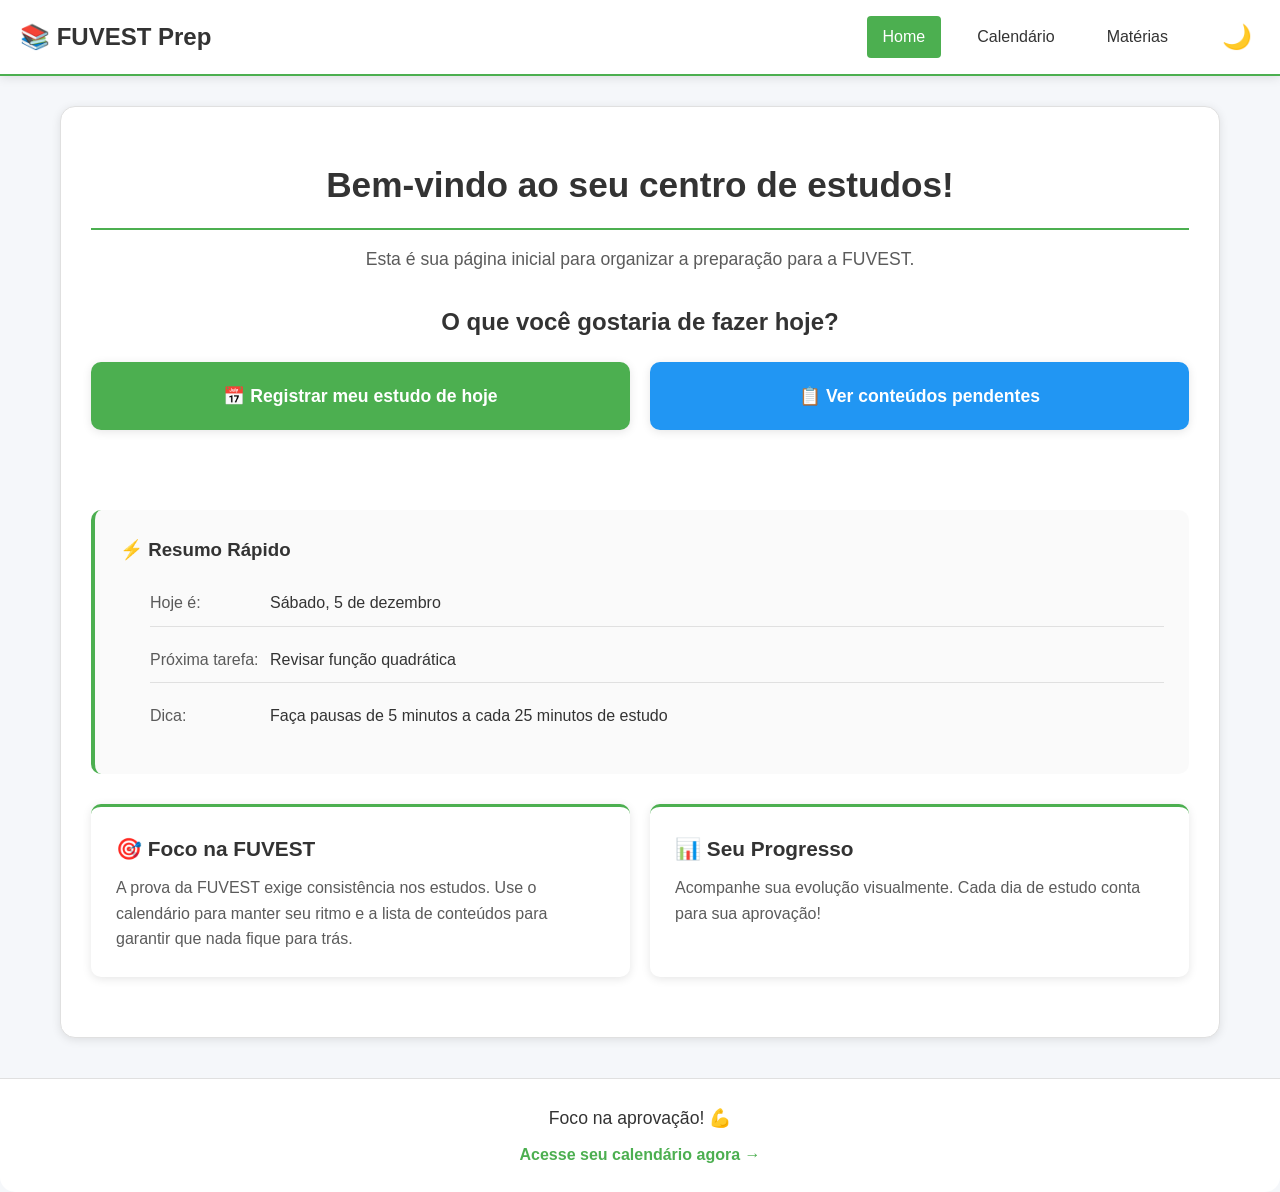
<file: index.html>
<!DOCTYPE html>
<html lang="pt-br">
<head>
    <meta charset="UTF-8">
    <meta name="viewport" content="width=device-width, initial-scale=1.0">
    <title>Meus Estudos FUVEST</title>
    <link rel="stylesheet" href="style.css">
</head>
<body>
    <!-- MENU SUPERIOR -->
    <header class="header-nav">
        <div class="logo">
            📚 FUVEST Prep
        </div>
        <nav class="nav-links">
            <a href="index.html" class="nav-link active">Home</a>
            <a href="calendario.html" class="nav-link">Calendário</a>
            <a href="conteudos.html" class="nav-link">Matérias</a>
        </nav>
    </header>

    <!-- CONTEÚDO CENTRAL -->
    <main class="main-container">
        <div class="content-box">
            <!-- HERO SECTION -->
            <section class="hero">
                <h1 class="titulo-principal">Bem-vindo ao seu centro de estudos!</h1>
                <p class="subtitulo">Esta é sua página inicial para organizar a preparação para a FUVEST.</p>
                
                <div class="acoes-rapidas">
                    <h2 class="titulo-acoes">O que você gostaria de fazer hoje?</h2>
                    
                    <div class="botoes-container">
                        <div class="botao-wrapper">
                            <a href="calendario.html" class="botao-acao botao-calendario">
                                📅 Registrar meu estudo de hoje
                            </a>
                        </div>
                        
                        <div class="botao-wrapper">
                            <a href="conteudos.html" class="botao-acao botao-conteudos">
                                📋 Ver conteúdos pendentes
                            </a>
                        </div>
                    </div>
                </div>
            </section>

            <!-- RESUMO RÁPIDO -->
            <section class="resumo-rapido">
                <h3 class="titulo-resumo">⚡ Resumo Rápido</h3>
                <ul class="lista-resumo">
                    <li class="item-resumo">
                        <strong class="label-resumo">Hoje é:</strong> 
                        <span id="hoje" class="valor-resumo"></span>
                    </li>
                    <li class="item-resumo">
                        <strong class="label-resumo">Próxima tarefa:</strong> 
                        <span class="valor-resumo">Revisar função quadrática</span>
                    </li>
                    <li class="item-resumo">
                        <strong class="label-resumo">Dica:</strong> 
                        <span class="valor-resumo">Faça pausas de 5 minutos a cada 25 minutos de estudo</span>
                    </li>
                </ul>
            </section>

            <!-- SEÇÃO DE DESTAQUE -->
            <section class="destaque">
                <div class="card-destaque">
                    <h3 class="titulo-destaque">🎯 Foco na FUVEST</h3>
                    <p class="texto-destaque">A prova da FUVEST exige consistência nos estudos. Use o calendário para manter seu ritmo e a lista de conteúdos para garantir que nada fique para trás.</p>
                </div>
                
                <div class="card-destaque">
                    <h3 class="titulo-destaque">📊 Seu Progresso</h3>
                    <p class="texto-destaque">Acompanhe sua evolução visualmente. Cada dia de estudo conta para sua aprovação!</p>
                </div>
            </section>
        </div>
    </main>

    <!-- RODAPÉ -->
    <footer class="rodape">
        <p class="mensagem-rodape">Foco na aprovação! 💪</p>
        <p class="link-rodape">
            <a href="calendario.html" class="link-acao">Acesse seu calendário agora →</a>
        </p>
    </footer>

    <script>
        // Data atual
        const hoje = new Date();
        const formatado = hoje.toLocaleDateString('pt-BR', { 
            weekday: 'long', 
            day: 'numeric', 
            month: 'long' 
        });
        document.getElementById('hoje').textContent = formatado.charAt(0).toUpperCase() + formatado.slice(1);
        
        // Alternar tema
    const themeToggle = document.createElement('button');
    themeToggle.className = 'theme-toggle';
    themeToggle.innerHTML = '🌙';
    themeToggle.title = 'Alternar tema claro/escuro';
    
    document.querySelector('.nav-links').appendChild(themeToggle);
    
    // Verificar tema salvo ou preferência do sistema
    const prefersDark = window.matchMedia('(prefers-color-scheme: dark)');
    const savedTheme = localStorage.getItem('theme') || 
                      (prefersDark.matches ? 'dark' : 'light');
    
    document.documentElement.setAttribute('data-theme', savedTheme);
    themeToggle.innerHTML = savedTheme === 'dark' ? '☀️' : '🌙';
    
    // Alternar tema ao clicar
    themeToggle.addEventListener('click', () => {
        const currentTheme = document.documentElement.getAttribute('data-theme');
        const newTheme = currentTheme === 'dark' ? 'light' : 'dark';
        
        document.documentElement.setAttribute('data-theme', newTheme);
        themeToggle.innerHTML = newTheme === 'dark' ? '☀️' : '🌙';
        localStorage.setItem('theme', newTheme);
    });
    
    // Atualizar tema quando a preferência do sistema mudar
    prefersDark.addEventListener('change', (e) => {
        if (!localStorage.getItem('theme')) {
            const newTheme = e.matches ? 'dark' : 'light';
            document.documentElement.setAttribute('data-theme', newTheme);
            themeToggle.innerHTML = newTheme === 'dark' ? '☀️' : '🌙';
        }
    });

    </script>
</body>
</html>
</file>
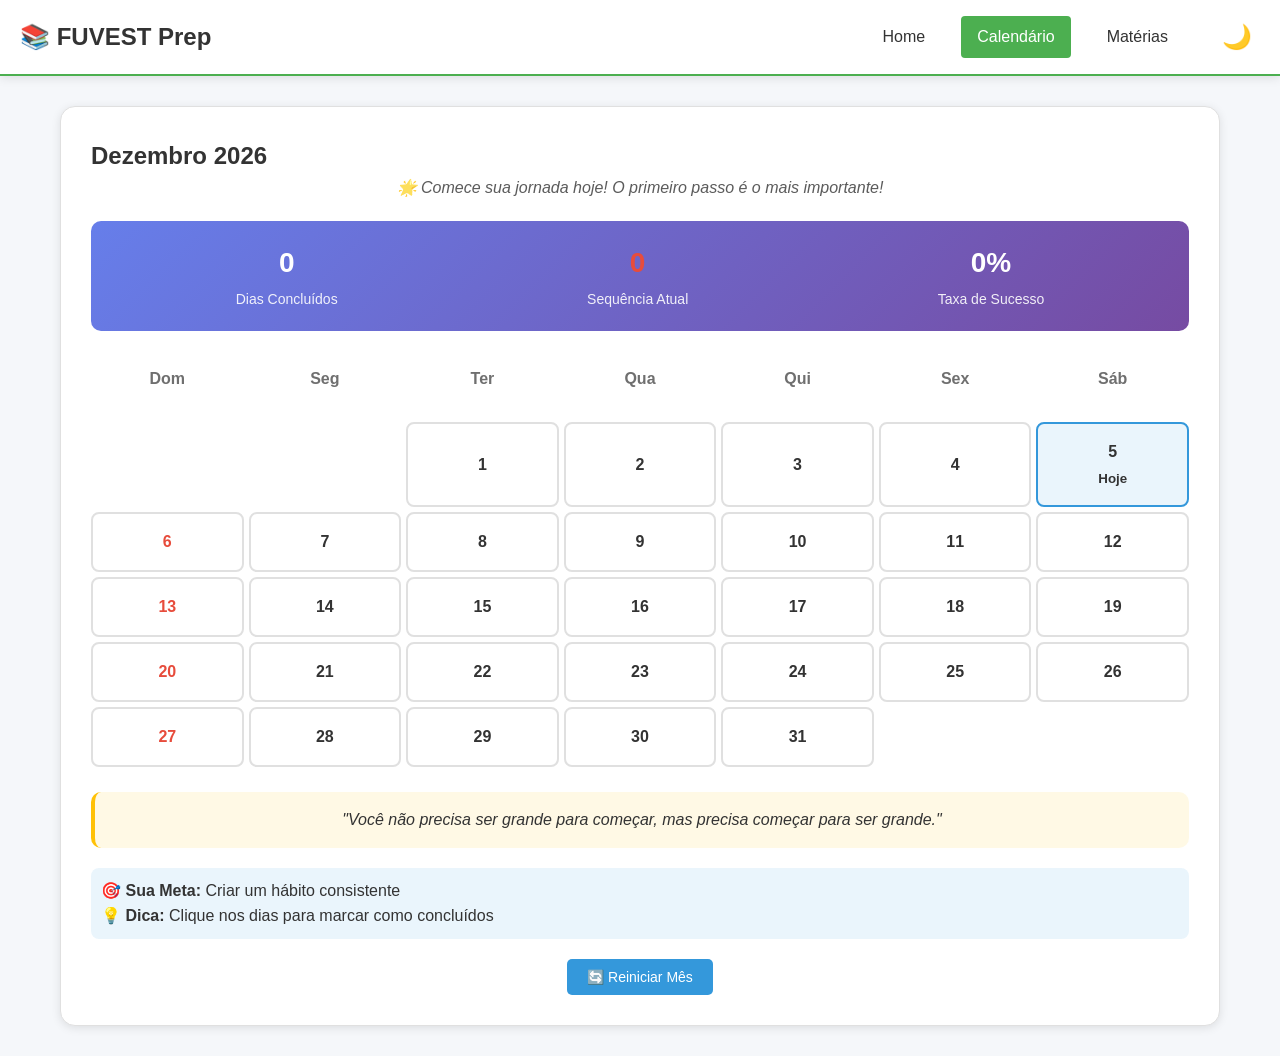
<file: calendario.html>
<!DOCTYPE html>
<html lang="pt-br">
<head>
    <meta charset="UTF-8">
    <meta name="viewport" content="width=device-width, initial-scale=1.0">
    <title>FUVEST Prep - Calendário</title>
    <link rel="stylesheet" href="style.css">
</head>
<body>
    <!-- CABEÇALHO DE NAVEGAÇÃO -->
    <header class="header-nav">
        <div class="logo">
            📚 FUVEST Prep
        </div>
        <nav class="nav-links">
            <a href="index.html" class="nav-link">Home</a>
            <a href="calendario.html" class="nav-link active">Calendário</a>
            <a href="conteudos.html" class="nav-link">Matérias</a>
            
        </nav>
    </header>

    <!-- CONTAINER PRINCIPAL -->
    <main class="main-container">
        <div class="content-box">
            <h2 id="titulo"></h2>
            
            <div id="mensagem-motivacional">
                <!-- Mensagem motivacional será atualizada pelo JavaScript -->
            </div>
            
            <div id="info-progresso">
                <div class="stat-box">
                    <span id="dias-marcados">0</span>
                    <small>Dias Concluídos</small>
                </div>
                <div class="stat-box">
                    <span id="sequencia-atual" class="sequencia">0</span>
                    <small>Sequência Atual</small>
                </div>
                <div class="stat-box">
                    <span id="taxa-sucesso">0%</span>
                    <small>Taxa de Sucesso</small>
                </div>
            </div>
            
            <div class="dias-semana">
                <div class="dia-semana">Dom</div>
                <div class="dia-semana">Seg</div>
                <div class="dia-semana">Ter</div>
                <div class="dia-semana">Qua</div>
                <div class="dia-semana">Qui</div>
                <div class="dia-semana">Sex</div>
                <div class="dia-semana">Sáb</div>
            </div>
            
            <div id="calendario"></div>
            
            <div id="feedback" class="feedback-message"></div>
            
            <div id="frase-dia" class="frase-dia-box">
                "A consistência é a chave para transformar objetivos em realidade."
            </div>
            
            <div id="meta-info" class="meta-info-box">
                <p>🎯 <strong>Sua Meta:</strong> Criar um hábito consistente</p>
                <p>💡 <strong>Dica:</strong> Clique nos dias para marcar como concluídos</p>
            </div>
            
            <button class="reset-button" onclick="resetarCalendario()">🔄 Reiniciar Mês</button>
        </div>
    </main>

    <script>
        const hoje = new Date();
        const ano = hoje.getFullYear();
        const mes = hoje.getMonth();
        const diaHoje = hoje.getDate();

        const titulo = document.getElementById("titulo");
        const calendario = document.getElementById("calendario");
        const diasMarcadosEl = document.getElementById("dias-marcados");
        const sequenciaAtualEl = document.getElementById("sequencia-atual");
        const taxaSucessoEl = document.getElementById("taxa-sucesso");
        const mensagemMotivacional = document.getElementById("mensagem-motivacional");
        const feedbackEl = document.getElementById("feedback");
        const fraseDia = document.getElementById("frase-dia");

        // Frases motivacionais
        const frasesMotivacionais = [
            "Cada dia marcado é um passo em direção ao seu objetivo!",
            "Consistência transforma sonhos em realidade!",
            "Um dia de cada vez, você está construindo algo incrível!",
            "Não é sobre perfeição, é sobre progresso!",
            "Cada X no calendário conta sua história de superação!",
            "Continue assim! Você está mais forte do que imagina!",
            "Pequenos passos diários levam a grandes conquistas!",
            "Você não está apenas marcando dias, está criando um hábito!"
        ];

        const frasesConquista = [
            "🎉 Excelente! Mais um dia conquistado!",
            "💪 Você está arrasando! Continue assim!",
            "✨ Incrível! Seu comprometimento inspira!",
            "🏆 Vitória! Mais um passo na direção certa!",
            "🔥 Fogo na roupa! Você está imparável!",
            "🌟 Brilhante! Sua dedicação está dando frutos!",
            "🚀 Decolando! Seu progresso é notável!",
            "💎 Diamante sendo lapidado! Continue polindo!"
        ];

        const frasesDoDia = [
            "A disciplina é a ponte entre metas e realizações.",
            "Grandes coisas nunca vêm de zonas de conforto.",
            "O sucesso é a soma de pequenos esforços repetidos dia após dia.",
            "Não espere por condições perfeitas. Comece de onde você está.",
            "A consistência é o que transforma o comum em extraordinário.",
            "Cada dia é uma nova oportunidade para ser melhor que ontem.",
            "O progresso acontece fora da sua zona de conforto.",
            "Você não precisa ser grande para começar, mas precisa começar para ser grande."
        ];

        // Escolhe frase do dia aleatória
        fraseDia.textContent = `"${frasesDoDia[Math.floor(Math.random() * frasesDoDia.length)]}"`;

        const nomesMeses = [
            "Janeiro", "Fevereiro", "Março", "Abril",
            "Maio", "Junho", "Julho", "Agosto",
            "Setembro", "Outubro", "Novembro", "Dezembro"
        ];

        titulo.textContent = nomesMeses[mes] + " " + ano;

        const totalDias = new Date(ano, mes + 1, 0).getDate();
        const primeiroDiaSemana = new Date(ano, mes, 1).getDay();

        let diasMarcados = 0;
        let maiorSequencia = 0;
        let sequenciaAtual = 0;

        // Atualiza estatísticas
        function atualizarEstatisticas() {
            diasMarcados = 0;
            sequenciaAtual = 0;
            maiorSequencia = 0;
            let tempSequencia = 0;
            
            for (let dia = 1; dia <= totalDias; dia++) {
                const chave = `${ano}-${mes}-${dia}`;
                if (localStorage.getItem(chave) === "true") {
                    diasMarcados++;
                    tempSequencia++;
                    sequenciaAtual = tempSequencia;
                    if (tempSequencia > maiorSequencia) {
                        maiorSequencia = tempSequencia;
                    }
                } else {
                    tempSequencia = 0;
                }
            }
            
            diasMarcadosEl.textContent = diasMarcados;
            sequenciaAtualEl.textContent = sequenciaAtual;
            
            // Adiciona animação para sequências longas
            if (sequenciaAtual >= 3) {
                sequenciaAtualEl.classList.add('sequencia-longa');
            } else {
                sequenciaAtualEl.classList.remove('sequencia-longa');
            }
            
            // Calcula taxa de sucesso
            const taxaSucesso = Math.round((diasMarcados / diaHoje) * 100);
            taxaSucessoEl.textContent = (taxaSucesso > 100 ? 100 : taxaSucesso) + "%";
            
            // Atualiza mensagem motivacional
            atualizarMensagemMotivacional();
        }

        // Atualiza mensagem motivacional baseada no progresso
        function atualizarMensagemMotivacional() {
            let mensagem;
            
            if (diasMarcados === 0) {
                mensagem = "🌟 Comece sua jornada hoje! O primeiro passo é o mais importante!";
            } else if (diasMarcados === 1) {
                mensagem = "🎯 Ótimo começo! Um dia de cada vez você chega lá!";
            } else if (diasMarcados < 5) {
                mensagem = "🔥 Continue assim! Você está criando impulso!";
            } else if (sequenciaAtual >= 7) {
                mensagem = "🚀 Uma semana completa! Você está formando um hábito sólido!";
            } else if (taxaSucessoEl.textContent === "100%") {
                mensagem = "🏆 Perfeição! Você está 100% neste mês!";
            } else {
                mensagem = frasesMotivacionais[Math.floor(Math.random() * frasesMotivacionais.length)];
            }
            
            mensagemMotivacional.textContent = mensagem;
        }

        // Mostra feedback temporário
        function mostrarFeedback(mensagem) {
            feedbackEl.textContent = mensagem;
            feedbackEl.style.display = 'block';
            feedbackEl.style.backgroundColor = '#d4edda';
            feedbackEl.style.color = '#155724';
            
            setTimeout(() => {
                feedbackEl.style.display = 'none';
            }, 3000);
        }

        // Cria o calendário
        function criarCalendario() {
            calendario.innerHTML = '';
            
            // Preenche dias vazios no início do mês
            for (let i = 0; i < primeiroDiaSemana; i++) {
                const divVazia = document.createElement("div");
                divVazia.classList.add("dia-vazio");
                calendario.appendChild(divVazia);
            }
            
            for (let dia = 1; dia <= totalDias; dia++) {
                const div = document.createElement("div");
                div.classList.add("dia");
                div.textContent = dia;
                
                // Adiciona classe para domingos
                const diaSemana = new Date(ano, mes, dia).getDay();
                if (diaSemana === 0) {
                    div.classList.add("domingo");
                }
                
                // Destaca o dia de hoje
                if (dia === diaHoje) {
                    div.classList.add("hoje");
                    div.innerHTML = `<strong>${dia}<br><small>Hoje</small></strong>`;
                }
                
                const chave = `${ano}-${mes}-${dia}`;
                
                // Verifica se o dia já foi marcado
                if (localStorage.getItem(chave) === "true") {
                    div.classList.add("marcado");
                }
                
                // Adiciona evento de clique
                div.addEventListener("click", function() {
                    const estavaMarcado = div.classList.contains("marcado");
                    
                    div.classList.toggle("marcado");
                    
                    if (div.classList.contains("marcado")) {
                        localStorage.setItem(chave, "true");
                        if (!estavaMarcado) {
                            mostrarFeedback(frasesConquista[Math.floor(Math.random() * frasesConquista.length)]);
                        }
                    } else {
                        localStorage.removeItem(chave);
                        mostrarFeedback("⚡ Dia desmarcado. Sem problemas, você pode tentar novamente amanhã!");
                    }
                    
                    atualizarEstatisticas();
                });
                
                calendario.appendChild(div);
            }
            
            // Atualiza estatísticas iniciais
            atualizarEstatisticas();
        }

        // Função para resetar o calendário
        function resetarCalendario() {
            if (confirm("Tem certeza que deseja reiniciar todo o progresso deste mês?")) {
                // Remove todos os dias marcados deste mês
                for (let dia = 1; dia <= totalDias; dia++) {
                    const chave = `${ano}-${mes}-${dia}`;
                    localStorage.removeItem(chave);
                }
                
                // Recria o calendário
                criarCalendario();
                
                // Mostra mensagem de recomeço
                mensagemMotivacional.textContent = "🔄 Novo começo! Dessa vez você vai ainda mais longe!";
                mostrarFeedback("Calendário reiniciado com sucesso! Hora de começar uma nova jornada!");
            }
        }

        // Inicializa o calendário
        criarCalendario();

        // Atualiza frase do dia periodicamente
        setInterval(() => {
            fraseDia.textContent = `"${frasesDoDia[Math.floor(Math.random() * frasesDoDia.length)]}"`;
        }, 30000);

        // Alternar tema
    const themeToggle = document.createElement('button');
    themeToggle.className = 'theme-toggle';
    themeToggle.innerHTML = '🌙';
    themeToggle.title = 'Alternar tema claro/escuro';
    
    document.querySelector('.nav-links').appendChild(themeToggle);
    
    // Verificar tema salvo ou preferência do sistema
    const prefersDark = window.matchMedia('(prefers-color-scheme: dark)');
    const savedTheme = localStorage.getItem('theme') || 
                      (prefersDark.matches ? 'dark' : 'light');
    
    document.documentElement.setAttribute('data-theme', savedTheme);
    themeToggle.innerHTML = savedTheme === 'dark' ? '☀️' : '🌙';
    
    // Alternar tema ao clicar
    themeToggle.addEventListener('click', () => {
        const currentTheme = document.documentElement.getAttribute('data-theme');
        const newTheme = currentTheme === 'dark' ? 'light' : 'dark';
        
        document.documentElement.setAttribute('data-theme', newTheme);
        themeToggle.innerHTML = newTheme === 'dark' ? '☀️' : '🌙';
        localStorage.setItem('theme', newTheme);
    });
    
    // Atualizar tema quando a preferência do sistema mudar
    prefersDark.addEventListener('change', (e) => {
        if (!localStorage.getItem('theme')) {
            const newTheme = e.matches ? 'dark' : 'light';
            document.documentElement.setAttribute('data-theme', newTheme);
            themeToggle.innerHTML = newTheme === 'dark' ? '☀️' : '🌙';
        }
    });

    </script>
</body>
</html>
</file>
<file: style.css>
/* ============================================
   RESET E CONFIGURAÇÕES GERAIS
   ============================================ */
:root {
    /* Cores modo claro */
    --bg-color: #f5f7fa;
    --text-color: #333;
    --card-bg: white;
    --header-bg: white;
    --border-color: #e0e0e0;
    --primary-color: #4CAF50;
    --primary-hover: #45a049;
    --secondary-color: #2196F3;
    --accent-color: #667eea;
    --accent-gradient: linear-gradient(135deg, #667eea 0%, #764ba2 100%);
    --shadow: 0 2px 10px rgba(0, 0, 0, 0.1);
    --shadow-hover: 0 5px 15px rgba(0, 0, 0, 0.12);
    --success-color: #2e7d32;
    --warning-color: #ffc107;
    --danger-color: #e74c3c;
    --info-color: #3498db;
}

[data-theme="dark"] {
    /* Cores modo escuro */
    --bg-color: #1a1a1a;
    --text-color: #e0e0e0;
    --card-bg: #2d2d2d;
    --header-bg: #2d2d2d;
    --border-color: #404040;
    --primary-color: #4CAF50;
    --primary-hover: #45a049;
    --secondary-color: #2196F3;
    --accent-color: #7c93f5;
    --accent-gradient: linear-gradient(135deg, #7c93f5 0%, #8a4fb3 100%);
    --shadow: 0 2px 10px rgba(0, 0, 0, 0.3);
    --shadow-hover: 0 5px 15px rgba(0, 0, 0, 0.4);
    --success-color: #4caf50;
    --warning-color: #ffb74d;
    --danger-color: #ef5350;
    --info-color: #42a5f5;
}

* {
    margin: 0;
    padding: 0;
    box-sizing: border-box;
    font-family: 'Segoe UI', Tahoma, Geneva, Verdana, sans-serif;
    transition: background-color 0.3s ease, color 0.3s ease, border-color 0.3s ease;
}

body {
    background-color: var(--bg-color);
    color: var(--text-color);
    line-height: 1.6;
    padding: 0;
    min-height: 100vh;
}

/* ============================================
   CABEÇALHO DE NAVEGAÇÃO
   ============================================ */
.header-nav {
    background-color: var(--header-bg);
    border-bottom: 2px solid var(--primary-color);
    box-shadow: var(--shadow);
    padding: 15px 20px;
    position: sticky;
    top: 0;
    z-index: 1000;
    display: flex;
    justify-content: space-between;
    align-items: center;
}

.logo {
    font-size: 24px;
    font-weight: bold;
    color: var(--text-color);
}

/* Botão de alternar tema */
.theme-toggle {
    background: none;
    border: none;
    cursor: pointer;
    font-size: 24px;
    padding: 8px;
    border-radius: 50%;
    display: flex;
    align-items: center;
    justify-content: center;
    margin-left: 10px;
    color: var(--text-color);
}

.theme-toggle:hover {
    background-color: rgba(0, 0, 0, 0.1);
}

[data-theme="dark"] .theme-toggle:hover {
    background-color: rgba(255, 255, 255, 0.1);
}

.nav-links {
    display: flex;
    gap: 20px;
    align-items: center;
}

.nav-link {
    text-decoration: none;
    color: var(--text-color);
    font-weight: 500;
    padding: 8px 16px;
    border-radius: 4px;
    transition: all 0.3s ease;
}

.nav-link:hover {
    background-color: rgba(0, 0, 0, 0.05);
}

[data-theme="dark"] .nav-link:hover {
    background-color: rgba(255, 255, 255, 0.1);
}

.nav-link.active {
    background-color: var(--primary-color);
    color: white;
}

/* ============================================
   CONTAINER PRINCIPAL
   ============================================ */
.main-container {
    max-width: 1200px;
    margin: 30px auto;
    padding: 0 20px;
}

.content-box {
    background-color: var(--card-bg);
    border-radius: 15px;
    padding: 30px;
    box-shadow: var(--shadow);
    margin-bottom: 30px;
    border: 1px solid var(--border-color);
}

/* ============================================
   PÁGINA DE CONTEÚDOS
   ============================================ */
h1 {
    color: var(--text-color);
    text-align: center;
    margin-bottom: 30px;
    padding-bottom: 15px;
    border-bottom: 2px solid var(--primary-color);
}

details {
    background: var(--card-bg);
    border-radius: 10px;
    margin-bottom: 15px;
    box-shadow: var(--shadow);
    overflow: hidden;
    border: 1px solid var(--border-color);
}

details:hover {
    box-shadow: var(--shadow-hover);
}

details[open] {
    background-color: rgba(0, 0, 0, 0.02);
}

[data-theme="dark"] details[open] {
    background-color: rgba(255, 255, 255, 0.02);
}

summary {
    padding: 20px;
    font-size: 1.2rem;
    font-weight: 600;
    cursor: pointer;
    color: var(--text-color);
    background-color: rgba(76, 175, 80, 0.1);
    border-left: 4px solid var(--primary-color);
    display: flex;
    align-items: center;
    gap: 10px;
}

summary:hover {
    background-color: rgba(76, 175, 80, 0.15);
}

ol {
    padding-left: 40px;
    margin: 20px 0;
}

li {
    margin-bottom: 10px;
    padding: 8px 0;
    border-bottom: 1px solid var(--border-color);
}

li:last-child {
    border-bottom: none;
}

ul {
    padding-left: 30px;
    margin: 10px 0;
}

ul li {
    border-bottom: 1px dotted var(--border-color);
}

/* Checkboxes */
label {
    display: flex;
    align-items: center;
    cursor: pointer;
    padding: 5px 0;
    border-radius: 4px;
    padding-left: 10px;
}

label:hover {
    background-color: rgba(0, 0, 0, 0.05);
}

[data-theme="dark"] label:hover {
    background-color: rgba(255, 255, 255, 0.05);
}

input[type="checkbox"] {
    width: 18px;
    height: 18px;
    margin-right: 12px;
    cursor: pointer;
    accent-color: var(--primary-color);
}

input[type="checkbox"]:checked + label {
    color: var(--success-color);
    font-weight: 500;
}

/* ============================================
   CALENDÁRIO
   ============================================ */
#mensagem-motivacional {
    color: var(--text-color);
    opacity: 0.8;
    font-style: italic;
    margin-bottom: 20px;
    text-align: center;
}

#info-progresso {
    background: var(--accent-gradient);
    color: white;
    padding: 20px;
    border-radius: 10px;
    margin-bottom: 25px;
    display: flex;
    justify-content: space-around;
}

.stat-box {
    text-align: center;
}

#info-progresso span {
    font-size: 28px;
    font-weight: bold;
    display: block;
}

#info-progresso small {
    font-size: 14px;
    opacity: 0.9;
}

.dias-semana {
    display: grid;
    grid-template-columns: repeat(7, 1fr);
    gap: 5px;
    margin-bottom: 15px;
    font-weight: bold;
    color: var(--text-color);
    opacity: 0.7;
}

.dia-semana {
    padding: 10px;
    text-align: center;
}

#calendario {
    display: grid;
    grid-template-columns: repeat(7, 1fr);
    gap: 5px;
    margin: 20px auto;
}

.dia {
    padding: 15px;
    border: 2px solid var(--border-color);
    cursor: pointer;
    border-radius: 8px;
    position: relative;
    font-weight: bold;
    text-align: center;
    min-height: 60px;
    display: flex;
    align-items: center;
    justify-content: center;
    background-color: var(--card-bg);
}

.dia:hover {
    background-color: rgba(0, 0, 0, 0.05);
    transform: translateY(-2px);
}

[data-theme="dark"] .dia:hover {
    background-color: rgba(255, 255, 255, 0.05);
}

.domingo {
    color: var(--danger-color);
}

.hoje {
    border-color: var(--info-color);
    background-color: rgba(52, 152, 219, 0.1);
}

.marcado {
    background: linear-gradient(135deg, var(--primary-color), var(--success-color));
    color: white;
    border-color: var(--primary-color);
}

.marcado::after {
    content: "✓";
    position: absolute;
    top: 3px;
    right: 5px;
    font-weight: bold;
    font-size: 12px;
}

.dia-vazio {
    visibility: hidden;
}

/* ============================================
   PÁGINA INICIAL
   ============================================ */
.hero {
    text-align: center;
    padding: 20px 0;
}

.titulo-principal {
    font-size: 2.2rem;
    color: var(--text-color);
    margin-bottom: 15px;
}

.subtitulo {
    font-size: 1.1rem;
    color: var(--text-color);
    opacity: 0.8;
    margin-bottom: 30px;
}

.acoes-rapidas {
    margin: 30px 0;
}

.titulo-acoes {
    font-size: 1.5rem;
    color: var(--text-color);
    margin-bottom: 20px;
}

.botoes-container {
    display: flex;
    justify-content: center;
    gap: 20px;
    flex-wrap: wrap;
}

.botao-wrapper {
    flex: 1;
    min-width: 250px;
}

.botao-acao {
    display: block;
    padding: 20px;
    text-align: center;
    text-decoration: none;
    border-radius: 10px;
    font-weight: bold;
    font-size: 1.1rem;
    transition: all 0.3s ease;
    box-shadow: var(--shadow);
}

.botao-calendario {
    background-color: var(--primary-color);
    color: white;
}

.botao-conteudos {
    background-color: var(--secondary-color);
    color: white;
}

.botao-acao:hover {
    transform: translateY(-3px);
    box-shadow: var(--shadow-hover);
}

.resumo-rapido {
    background-color: rgba(0, 0, 0, 0.02);
    padding: 25px;
    border-radius: 10px;
    margin: 30px 0;
    border-left: 4px solid var(--primary-color);
}

[data-theme="dark"] .resumo-rapido {
    background-color: rgba(255, 255, 255, 0.02);
}

.titulo-resumo {
    color: var(--text-color);
    margin-bottom: 15px;
}

.lista-resumo {
    list-style: none;
}

.item-resumo {
    padding: 10px 0;
    border-bottom: 1px solid var(--border-color);
    display: flex;
    align-items: center;
}

.item-resumo:last-child {
    border-bottom: none;
}

.label-resumo {
    min-width: 120px;
    color: var(--text-color);
    opacity: 0.8;
    font-weight: 500;
}

.valor-resumo {
    color: var(--text-color);
}

.destaque {
    display: grid;
    grid-template-columns: repeat(auto-fit, minmax(300px, 1fr));
    gap: 20px;
    margin: 30px 0;
}

.card-destaque {
    background: var(--card-bg);
    padding: 25px;
    border-radius: 10px;
    box-shadow: var(--shadow);
    border-top: 3px solid var(--primary-color);
}

.card-destaque:hover {
    transform: translateY(-5px);
    box-shadow: var(--shadow-hover);
}

.titulo-destaque {
    color: var(--text-color);
    margin-bottom: 10px;
    font-size: 1.3rem;
}

.texto-destaque {
    color: var(--text-color);
    opacity: 0.8;
    line-height: 1.6;
}

.rodape {
    text-align: center;
    padding: 25px;
    background-color: var(--card-bg);
    color: var(--text-color);
    margin-top: 40px;
    border-radius: 0 0 15px 15px;
    border-top: 1px solid var(--border-color);
}

.mensagem-rodape {
    font-size: 1.1rem;
    margin-bottom: 10px;
}

.link-acao {
    color: var(--primary-color);
    text-decoration: none;
    font-weight: bold;
}

.link-acao:hover {
    text-decoration: underline;
}

/* ============================================
   ELEMENTOS COMUNS
   ============================================ */
.feedback-message {
    margin-top: 20px;
    padding: 15px;
    border-radius: 10px;
    font-weight: bold;
    display: none;
    animation: fadeIn 0.5s;
    text-align: center;
    background-color: rgba(76, 175, 80, 0.1);
    border: 1px solid var(--primary-color);
    color: var(--success-color);
}

.frase-dia-box {
    margin-top: 25px;
    padding: 15px;
    background-color: rgba(255, 193, 7, 0.1);
    border-radius: 10px;
    border-left: 4px solid var(--warning-color);
    font-style: italic;
    text-align: center;
}

.meta-info-box {
    margin-top: 20px;
    padding: 10px;
    background-color: rgba(52, 152, 219, 0.1);
    border-radius: 8px;
}

.reset-button {
    margin-top: 20px;
    padding: 10px 20px;
    background-color: var(--info-color);
    color: white;
    border: none;
    border-radius: 5px;
    cursor: pointer;
    font-size: 14px;
    display: block;
    margin-left: auto;
    margin-right: auto;
}

.reset-button:hover {
    background-color: #2980b9;
}

.sequencia {
    color: var(--danger-color);
    font-weight: bold;
}

.sequencia-longa {
    color: var(--danger-color);
    font-weight: bold;
    animation: pulse 1.5s infinite;
}

/* ============================================
   ANIMAÇÕES
   ============================================ */
@keyframes fadeIn {
    from { opacity: 0; }
    to { opacity: 1; }
}

@keyframes pulse {
    0% { transform: scale(1); }
    50% { transform: scale(1.1); }
    100% { transform: scale(1); }
}

@keyframes slideIn {
    from {
        opacity: 0;
        transform: translateY(-10px);
    }
    to {
        opacity: 1;
        transform: translateY(0);
    }
}

/* ============================================
   RESPONSIVIDADE
   ============================================ */

/* Tablet (768px a 1024px) */
@media (max-width: 1024px) {
    .main-container {
        max-width: 95%;
        padding: 0 15px;
    }
    
    .content-box {
        padding: 25px;
    }
    
    .titulo-principal {
        font-size: 2rem;
    }
    
    .botoes-container {
        gap: 15px;
    }
    
    .botao-wrapper {
        min-width: 200px;
    }
}

/* Mobile grande (481px a 767px) */
@media (max-width: 767px) {
    .header-nav {
        flex-direction: column;
        padding: 12px 15px;
        gap: 10px;
    }
    
    .nav-links {
        width: 100%;
        justify-content: center;
        gap: 10px;
    }
    
    .nav-link {
        padding: 6px 12px;
        font-size: 0.9rem;
    }
    
    .main-container {
        margin: 20px auto;
        padding: 0 10px;
    }
    
    .content-box {
        padding: 20px;
        border-radius: 12px;
    }
    
    h1, #titulo {
        font-size: 1.6rem;
        margin-bottom: 25px;
    }
    
    .titulo-principal {
        font-size: 1.7rem;
    }
    
    .subtitulo {
        font-size: 1rem;
    }
    
    /* Calendário responsivo */
    #info-progresso {
        flex-direction: column;
        gap: 15px;
        padding: 15px;
    }
    
    #info-progresso span {
        font-size: 24px;
    }
    
    .dias-semana {
        font-size: 0.85rem;
        gap: 3px;
    }
    
    .dia-semana {
        padding: 8px 5px;
    }
    
    .dia {
        padding: 12px 5px;
        min-height: 50px;
        font-size: 0.9rem;
    }
    
    /* Página inicial responsiva */
    .hero {
        padding: 15px 0;
    }
    
    .botoes-container {
        flex-direction: column;
        gap: 10px;
    }
    
    .botao-wrapper {
        width: 100%;
        min-width: auto;
    }
    
    .botao-acao {
        padding: 16px;
        font-size: 1rem;
    }
    
    .resumo-rapido {
        padding: 20px;
        margin: 20px 0;
    }
    
    .item-resumo {
        flex-direction: column;
        align-items: flex-start;
        gap: 5px;
    }
    
    .label-resumo {
        min-width: auto;
    }
    
    .destaque {
        grid-template-columns: 1fr;
        gap: 15px;
    }
    
    .card-destaque {
        padding: 20px;
    }
    
    /* Página de conteúdos responsiva */
    details {
        margin-bottom: 10px;
    }
    
    summary {
        padding: 15px;
        font-size: 1.1rem;
    }
    
    ol, ul {
        padding-left: 25px;
    }
    
    li {
        padding: 6px 0;
    }
    
    input[type="checkbox"] {
        width: 20px;
        height: 20px;
        margin-right: 10px;
    }
}

/* Mobile pequeno (até 480px) */
@media (max-width: 480px) {
    .logo {
        font-size: 20px;
    }
    
    .theme-toggle {
        font-size: 20px;
        padding: 6px;
    }
    
    .nav-link {
        padding: 5px 10px;
        font-size: 0.85rem;
    }
    
    .main-container {
        margin: 15px auto;
        padding: 0 8px;
    }
    
    .content-box {
        padding: 15px;
        border-radius: 10px;
    }
    
    h1, #titulo {
        font-size: 1.4rem;
        margin-bottom: 20px;
        padding-bottom: 10px;
    }
    
    .titulo-principal {
        font-size: 1.5rem;
    }
    
    .subtitulo {
        font-size: 0.9rem;
    }
    
    /* Calendário mobile pequeno */
    #info-progresso {
        padding: 12px 8px;
    }
    
    #info-progresso span {
        font-size: 20px;
    }
    
    #info-progresso small {
        font-size: 12px;
    }
    
    .dias-semana {
        font-size: 0.75rem;
    }
    
    .dia-semana {
        padding: 6px 3px;
    }
    
    .dia {
        padding: 8px 3px;
        min-height: 45px;
        font-size: 0.8rem;
    }
    
    /* Página inicial mobile pequeno */
    .titulo-acoes {
        font-size: 1.3rem;
    }
    
    .botao-acao {
        padding: 14px;
        font-size: 0.95rem;
    }
    
    .resumo-rapido {
        padding: 15px;
    }
    
    .card-destaque {
        padding: 15px;
    }
    
    .titulo-destaque {
        font-size: 1.1rem;
    }
    
    /* Página de conteúdos mobile pequeno */
    summary {
        padding: 12px;
        font-size: 1rem;
    }
    
    ol, ul {
        padding-left: 20px;
    }
    
    label {
        font-size: 0.9rem;
    }
    
    input[type="checkbox"] {
        width: 18px;
        height: 18px;
    }
    
    /* Rodapé mobile */
    .rodape {
        padding: 20px 15px;
        margin-top: 30px;
    }
    
    .mensagem-rodape {
        font-size: 1rem;
    }
}

/* Mobile muito pequeno (até 360px) */
@media (max-width: 360px) {
    .nav-links {
        gap: 5px;
    }
    
    .nav-link {
        padding: 4px 8px;
        font-size: 0.8rem;
    }
    
    .dia {
        min-height: 40px;
        padding: 6px 2px;
        font-size: 0.75rem;
    }
    
    .botao-acao {
        padding: 12px;
        font-size: 0.9rem;
    }
    
    .titulo-principal {
        font-size: 1.3rem;
    }
    
    .titulo-acoes {
        font-size: 1.2rem;
    }
}

/* Orientação paisagem em mobile */
@media (max-height: 500px) and (orientation: landscape) {
    .header-nav {
        padding: 8px 15px;
    }
    
    .content-box {
        padding: 15px;
        margin-bottom: 15px;
    }
    
    .dia {
        min-height: 40px;
        padding: 8px 3px;
    }
}

/* High DPI screens */
@media (-webkit-min-device-pixel-ratio: 2), (min-resolution: 192dpi) {
    .dia, .botao-acao, .nav-link {
        border-width: 1.5px;
    }
}
</file>
